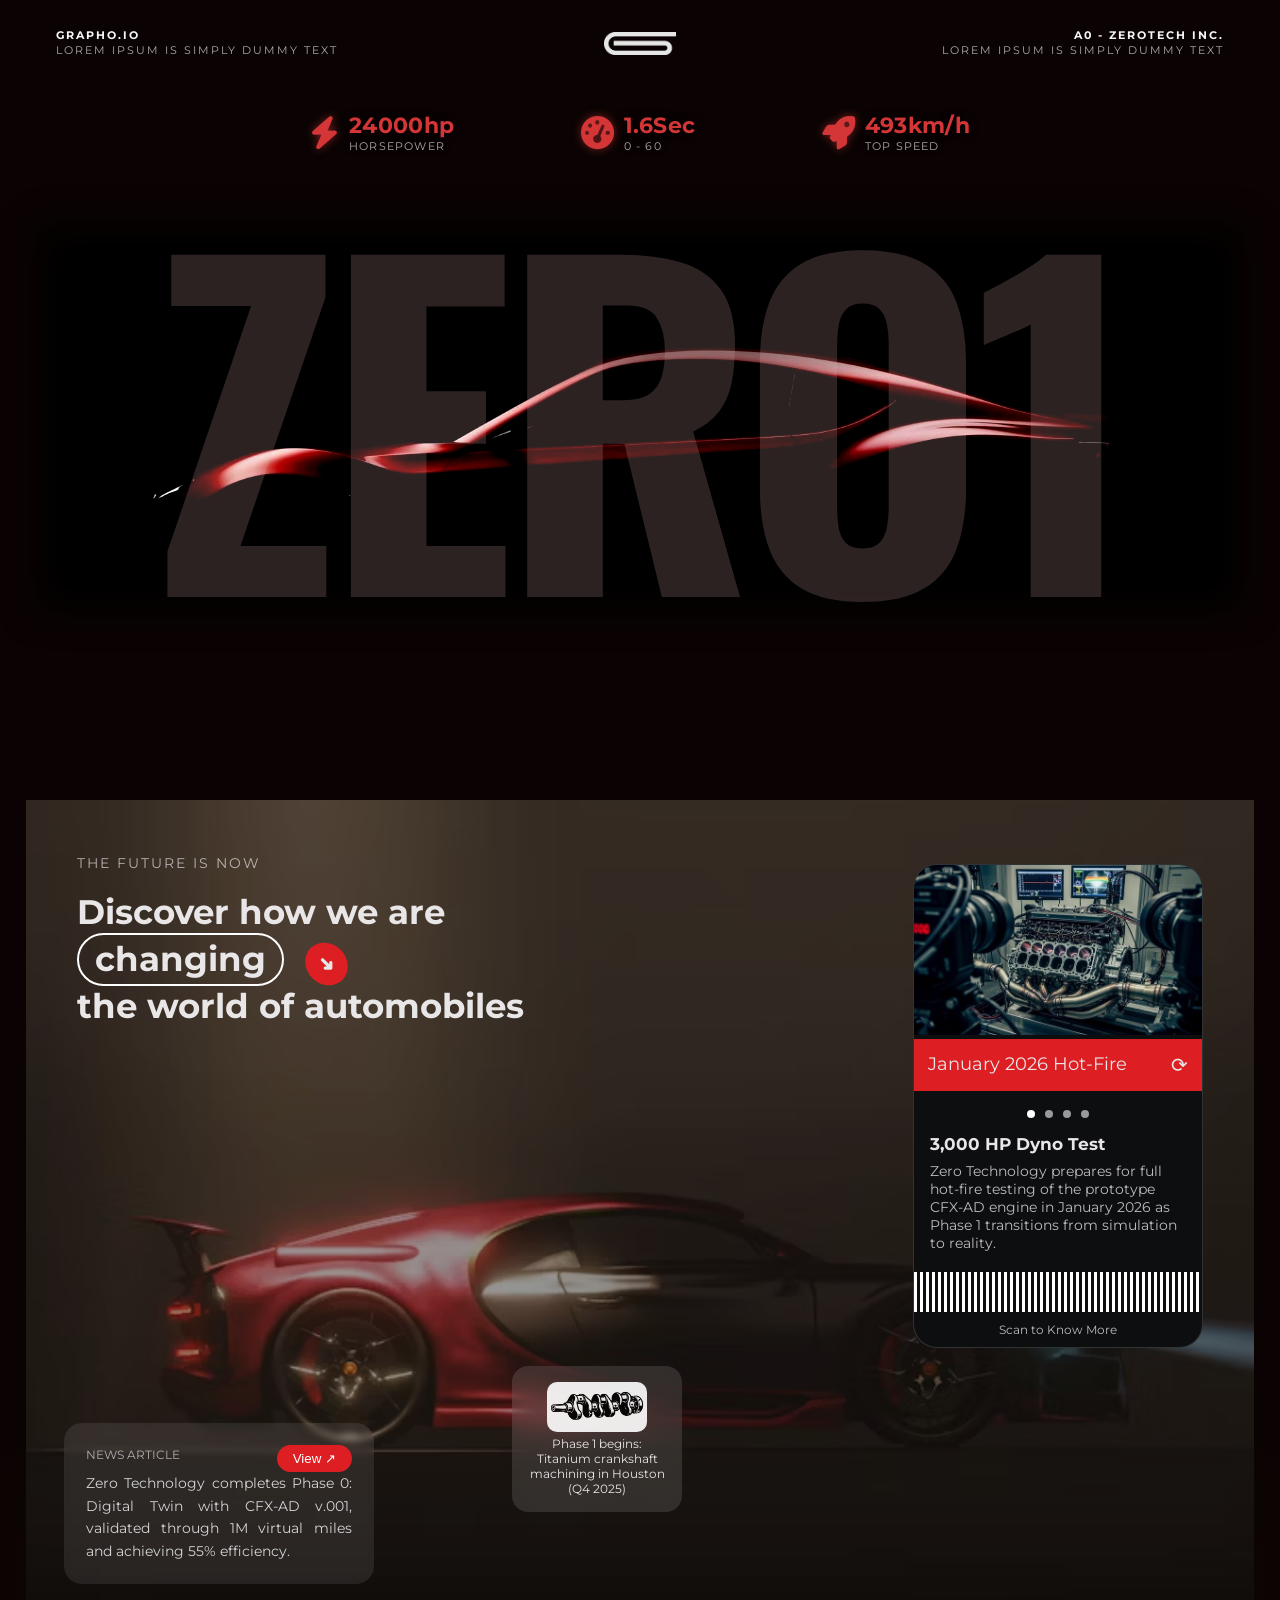
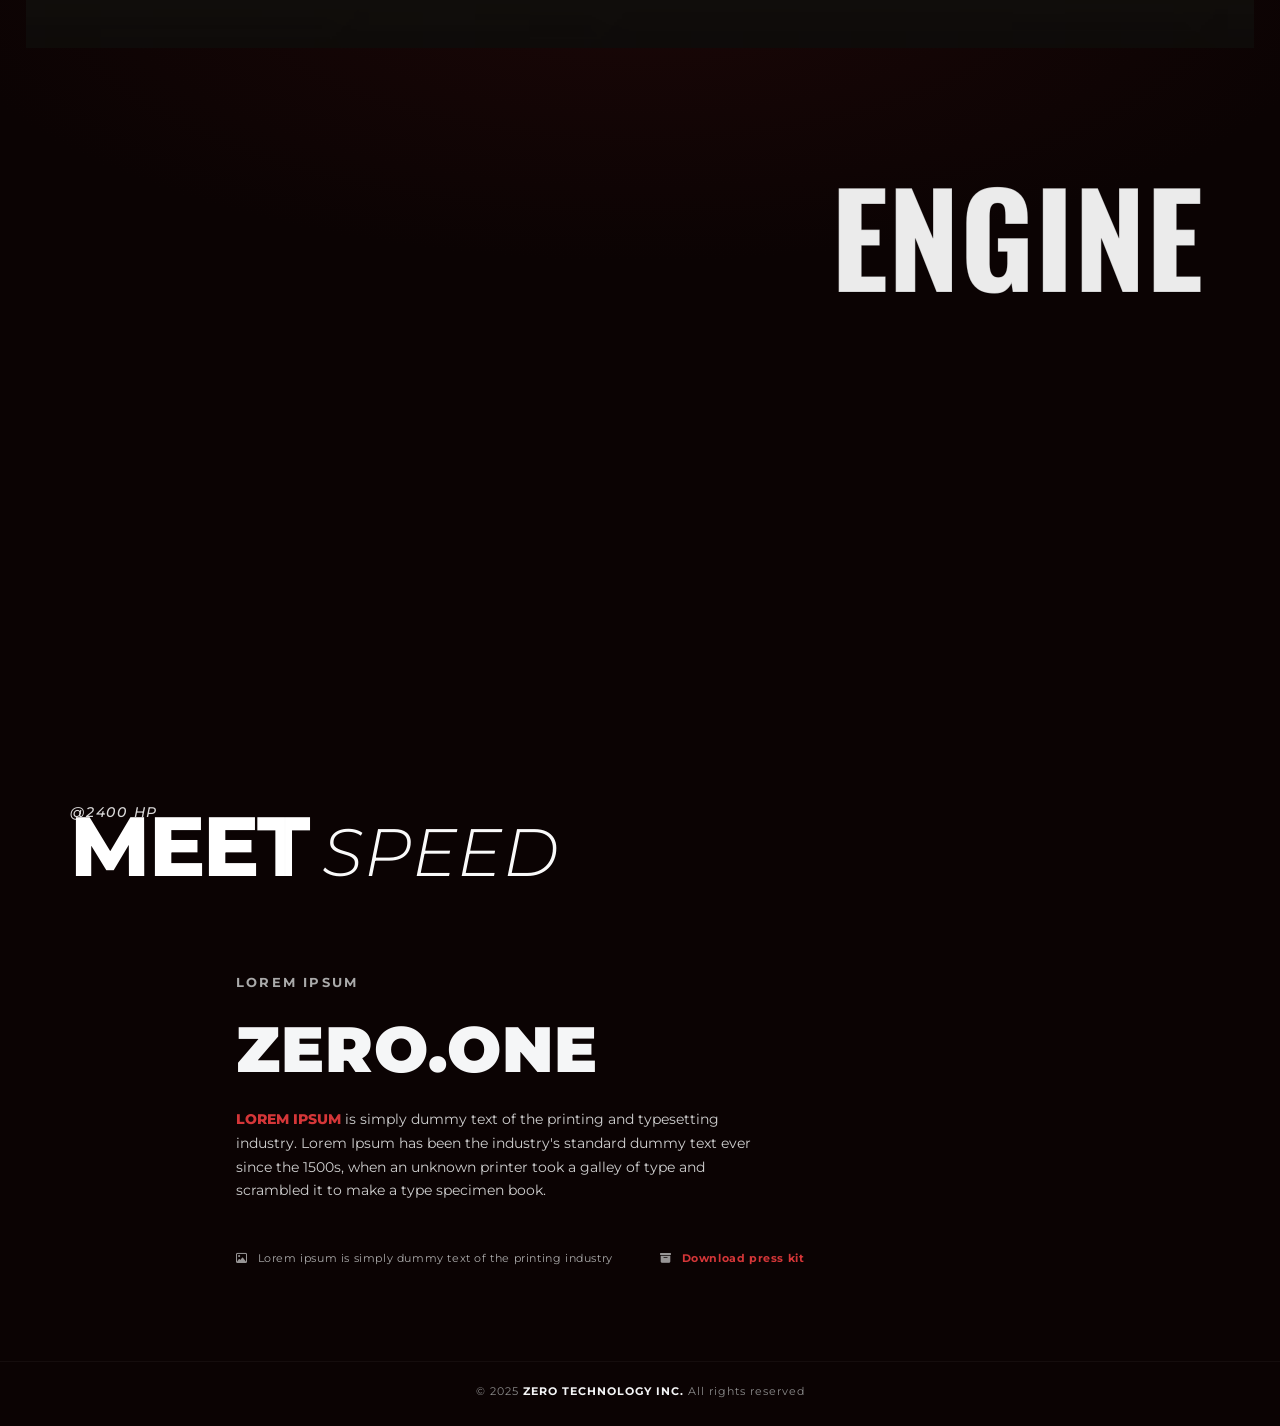
<file: index.html>
<!DOCTYPE html>
<html lang="en">

<head>
    <meta charset="UTF-8">
    <meta http-equiv="X-UA-Compatible" content="IE=edge">
    <meta name="viewport" content="width=device-width, initial-scale=1.0">

    <title>Zero Technology Inc.</title>
    <meta name="title" content="Zero Technology Inc. - ZERO.ONE">
    <meta name="description" content="The future of hypercars: ZERO.ONE.">

    <link
        href="https://fonts.googleapis.com/css2?family=Montserrat:wght@100;400;700;900&family=Oswald:wght@700;900&display=swap"
        rel="stylesheet">
    <link rel="stylesheet" href="https://cdnjs.cloudflare.com/ajax/libs/font-awesome/6.5.0/css/all.min.css">

    <style>
        :root {
            --primary-red: #d43638;
            --text-strong: #f5f6f7;
            --text-light: #e8e6e7;
            --text-muted: #999999;
            --bg-dark: #0b0303;
            --bg-deep: #000000;
            --font-main: 'Montserrat', sans-serif;
            --font-hero: 'Oswald', sans-serif;
        }

        * {
            margin: 0;
            padding: 0;
            box-sizing: border-box;
        }

        body {
            font-family: var(--font-main);
            color: var(--text-light);
            /* Updated background gradient with darker bottom to blend with Spline */
            background: radial-gradient(1200px 480px at 50% 52%, rgba(212, 54, 56, 0.08), rgba(11, 3, 3, 0.95) 60%) no-repeat, var(--bg-dark);
            min-height: 100vh;
            overflow-x: hidden;
        }

        /* Header */
        .header-section {
            position: fixed;
            top: 0;
            left: 0;
            right: 0;
            display: flex;
            justify-content: space-between;
            align-items: center;
            padding: 28px 56px;
            text-transform: uppercase;
            letter-spacing: 2px;
            font-size: 11px;
            z-index: 100;
        }

        .header-left {
            color: #AAA;
            line-height: 1.4;
        }

        .header-left b {
            color: var(--text-strong);
            font-weight: 700;
        }

        .header-center-logo img {
            width: 72px;
            height: auto;
            display: block;
            opacity: .9;
        }

        .header-right {
            color: #AAA;
            text-align: right;
            line-height: 1.4;
        }

        .header-right b {
            color: var(--text-strong);
            font-weight: 700;
        }

        /* Hero */
        .home-section {
            position: relative;
            min-height: 86vh;
            display: flex;
            justify-content: center;
            align-items: center;
            padding-top: 120px;
        }


        /* subtle red glow behind the car to increase separation/brightness perception */
        .home-section::before {
            content: "";
            position: absolute;
            left: 50%;
            top: 54%;
            transform: translate(-50%, -50%);
            width: 1200px;
            max-width: 95vw;
            height: 380px;
            background: black;
            filter: blur(18px);
            z-index: 1;
            pointer-events: none;
        }

        .hero-text-image-container {
            position: relative;
            width: 100%;
            max-width: 1200px;
            display: flex;
            justify-content: center;
            align-items: center;
            margin: 10%;
        }


        .hero-title {
            font-family: var(--font-hero);
            font-weight: 700;
            font-size: 33vw;
            line-height: 0.8;
            text-transform: uppercase;
            letter-spacing: -0.03em;
            color: rgba(227, 179, 179, 0.639);
            position: absolute;
            top: 36%;
            left: 50%;
            transform: translate(-50%, -50%);
            z-index: 3;
            pointer-events: none;
            opacity: 0.3;
        }

        .car-silhouette {
            width: 100%;
            display: flex;
            justify-content: center;
            position: relative;
            z-index: 2;
            margin-top: 24px;
        }

        .car-silhouette img {
            width: 100%;
            max-width: 1180px;
            height: auto;
            filter: saturate(1.18) contrast(1.25) brightness(1.08);
            /* Make dark areas fade into page background */
            mix-blend-mode: screen;
            opacity: .98;
            /* Soft feather to merge into background */
            -webkit-mask-image: linear-gradient(to bottom, rgba(0, 0, 0, 0) 0%, rgba(0, 0, 0, 1) 18%, rgba(0, 0, 0, 1) 82%, rgba(0, 0, 0, 0) 100%);
            mask-image: linear-gradient(to bottom, rgba(0, 0, 0, 0) 0%, rgba(0, 0, 0, 1) 18%, rgba(0, 0, 0, 1) 82%, rgba(0, 0, 0, 0) 100%);
            -webkit-mask-size: 100% 100%;
            mask-size: 100% 100%;
            -webkit-mask-repeat: no-repeat;
            mask-repeat: no-repeat;
            border-radius: 0;
        }

        .stats-bar {
            width: 100%;
            max-width: 660px;
            display: flex;
            justify-content: space-between;
            align-items: center;
            gap: 24px;
            position: absolute;
            top: 112px;
            left: 50%;
            transform: translateX(-50%);
            z-index: 6;
        }

        .stat-item {
            display: grid;
            grid-template-columns: auto 1fr;
            align-items: center;
            column-gap: 10px;
        }

        .stat-icon {
            color: var(--primary-red);
            font-size: 33px;
            filter: drop-shadow(0 0 4px rgba(212, 54, 56, 0.55));
        }

        .stat-text-top {
            font-size: 22px;
            color: var(--primary-red);
            font-weight: 700;
            letter-spacing: .3px;
            text-shadow: 0 0 8px rgba(0, 0, 0, .65);
        }

        .stat-text-bottom {
            font-size: 11px;
            color: #AAA;
            text-transform: uppercase;
            letter-spacing: 1.2px;
            text-shadow: 0 0 6px rgba(0, 0, 0, .55);
        }

        /* Lower content */
        .home-section-bottom {
            width: 100%;
            max-width: 920px;
            margin: 0 auto;
            padding: 0 56px 96px 56px;
            position: relative;
            z-index: 4;
            display: grid;
            row-gap: 20px;
        }

        .content-header {
            color: #AAA;
            font-size: 13px;
            letter-spacing: 2.2px;
            font-weight: 700;
        }

        .content-title {
            font-family: var(--font-main);
            font-size: clamp(44px, 8vw, 64px);
            font-weight: 900;
            color: var(--text-strong);
            letter-spacing: 1px;
        }

        .content-body {
            max-width: 520px;
            font-size: 14px;
            line-height: 1.7;
            color: #cfcfcf;
        }

        .content-body b {
            color: var(--primary-red);
            font-weight: 800;
        }

        .content-notes {
            margin-top: 28px;
            display: grid;
            grid-template-columns: 1fr 1fr;
            gap: 40px;
            font-size: 11px;
            color: #AAA;
            letter-spacing: .6px;
        }

        .note {
            display: flex;
            align-items: center;
            gap: 10px;
        }

        .note i {
            color: var(--text-strong);
            opacity: .6;
        }

        .download {
            color: var(--primary-red);
            font-weight: 700;
            cursor: pointer;
        }

        /* Footer */
        .newsletter-section {
            width: 100%;
            text-align: center;
            padding: 22px 0 28px 0;
            font-size: 11px;
            color: #8b8b8b;
            letter-spacing: 1px;
            border-top: 1px solid rgba(255, 255, 255, 0.04);
        }

        .newsletter-section b {
            color: var(--text-strong);
        }

        /* Spline section */
        .spline-section {
            position: relative;
            width: 100vw;
            height: 100vh;
            margin: 0;
            padding: 0;
            overflow: hidden;
            /* Optional: Add a transition for smooth replacement */
            transition: background-color 0.5s ease;
        }

        /* Style for the actual iframe when it is loaded */
        .spline-section iframe {
            width: 120vw;
            height: 100vh;
            border: none;
            display: block;
            overflow: hidden;
            /* Ensure the iframe uses hardware acceleration */
            transform: translateZ(0);
        }

        /* Style for the JavaScript placeholder */
        #spline-placeholder {
            width: 120vw;
            height: 100vh;
            /* Inherit the dark background */
            background-color: var(--bg-dark);
            display: flex;
            align-items: center;
            justify-content: center;
            color: var(--text-muted);
            font-size: 14px;
            border: none;
        }


        .side-logo {
            position: absolute;
            top: 50%;
            left: 2vw;
            width: 350px;
            z-index: 10;
            pointer-events: none;
            transform: rotate(-90deg);
        }

        .section2 {
            width: 100%;
            min-height: 100vh;
            position: relative;
            padding: 80px 6%;
        }

        .section2-background-img {
            position: absolute;
            margin: 2%;
            top: 0;
            bottom: 0;
            right: 0;
            left: 0;
            z-index: -1;
        }

        .section2-background-img img {
            width: 100%;
            height: 100%;
            object-fit: cover;
            filter: brightness(60%);
        }

        .text-area .top-line {
            font-size: 14px;
            opacity: 0.7;
            margin-bottom: 20px;
            letter-spacing: 2px;
        }

        .text-area h1 {
            font-size: 34px;
            font-weight: 700;
            line-height: 1.2;
        }

        .changing {
            padding: 4px 16px;
            border: 2px solid white;
            border-radius: 40px;
            display: inline-block;
            margin-right: 10px;
        }

        .arrow {
            background: #DD1F24;
            padding: 8px 14px;
            border-radius: 50%;
            font-size: 20px;
            display: inline-block;
            transform: rotate(45deg);
        }

        .news-card {
            position: absolute;
            text-align: justify;
            left: 5%;
            bottom: 10%;
            width: 310px;
            padding: 22px;
            background: rgba(255, 255, 255, 0.09);
            backdrop-filter: blur(3px);
            border-radius: 18px;
        }

        .news-top-row {
            display: flex;
            justify-content: space-between;
            align-items: center;
        }

        .news-badge {
            font-size: 12px;
            opacity: 0.7;
            margin-bottom: 8px;
        }

        .view-btn {
            background: #DD1F24;
            color: white;
            border: none;
            padding: 6px 16px;
            border-radius: 20px;
            cursor: pointer;
            margin: 0;
        }


        .news-text {
            font-size: 14px;
            line-height: 1.6;
            opacity: 0.9;
        }

        /* ------------------ TIRE POPUP ------------------ */
        .tire-card {
            position: absolute;
            left: 40%;
            bottom: 18%;
            width: 170px;
            text-align: center;
            background: rgba(255, 255, 255, 0.12);
            backdrop-filter: blur(14px);
            padding: 16px;
            border-radius: 16px;
            background-blend-mode: overlay;
        }

        .tire-card img {
            width: 100px;
            height: 50px;
            border-radius: 10px;
            mix-blend-mode: multiply;
            opacity: 0.9;
        }

        .tire-card p {
            font-size: 12px;
            margin: 0;
        }

        .mobile-card {
            position: absolute;
            right: 6%;
            top: 10%;
            width: 290px;
            background: #0D0E10;
            border-radius: 24px;
            overflow: hidden;
            border: 1px solid rgba(255, 255, 255, 0.15);
        }

        .mobile-img {
            width: 100%;
            height: 170px;
            object-fit: cover;
        }

        .mobile-title {
            display: flex;
            justify-content: space-between;
            padding: 14px;
            background: #DD1F24;
            font-size: 18px;
        }

        .small-arrow {
            font-size: 20px;
        }

        .dots {
            text-align: center;
            margin: 12px 0;
        }

        .dot {
            width: 8px;
            height: 8px;
            background: #999;
            border-radius: 50%;
            display: inline-block;
            margin: 0 3px;
        }

        .dot.active {
            background: white;
        }

        .deep-title {
            font-size: 17px;
            padding: 0 16px;
            margin-top: 6px;
        }

        .deep-text {
            font-size: 14px;
            opacity: 0.8;
            padding: 0 16px;
            margin: 8px 0 20px;
        }

        .barcode {
            width: 100%;
            height: 40px;
            background: repeating-linear-gradient(90deg,
                    #fff 0px,
                    #fff 3px,
                    transparent 3px,
                    transparent 6px);
        }

        .know-more {
            text-align: center;
            padding: 10px;
            font-size: 12px;
            opacity: 0.8;
        }

        .section-engine {
            width: 100%;
            height: 100vh;
            overflow: hidden;

            display: flex;
            justify-content: center;
            align-items: center;
        }

        .video-wrapper {
            width: 90%;
            height: 90%;
        }

        .engine-power-video {
            width: 100%;
            height: 100%;
            object-fit: cover;
            border-radius: 0;
        }

        .section-engine {
            position: relative;
            width: 100%;
            height: 100vh;
            overflow: hidden;
            display: flex;
            justify-content: center;
            align-items: center;
            padding: 5vh 5vw;
            /* creates 5%-ish margin from edges */
            box-sizing: border-box;
        }

        /* Overlay sits above the video */
        .overlay {
            position: absolute;
            inset: 0;
            /* fill the section */
            pointer-events: none;
            /* allow clicks to pass through to video if needed */
        }

        /* Big ENGINE text (right side) */
        .overlay-engine {
            position: absolute;
            right: 6%;
            top: 12%;
            margin: 0;
            padding: 0;
            font-family: "Oswald", "Helvetica Neue", Arial, sans-serif;
            font-weight: 700;
            line-height: 0.85;
            font-size: 10vw;
            color: rgba(255, 255, 255, 0.92);
            -webkit-font-smoothing: antialiased;
            text-transform: uppercase;
            display: block;
            transform: translateY(-2%);
            -webkit-text-stroke: 1px rgba(0, 0, 0, 0.18);
            text-shadow: 0 1px 0 rgba(0, 0, 0, 0.12);
            white-space: nowrap;
        }

        .overlay-meet {
            position: absolute;
            left: 5.5%;
            bottom: 10%;
            display: flex;
            align-items: baseline;
            gap: 0.6rem;
            pointer-events: none;
        }

        .meet {
            font-family: "Montserrat", "Helvetica Neue", Arial, sans-serif;
            font-weight: 800;
            font-style: normal;
            text-transform: uppercase;
            font-size: 6.6vw;
            color: #ffffff;
            letter-spacing: -0.02em;
            display: inline-block;
            line-height: 0.9;
            padding-right: 0.25rem;
            -webkit-font-smoothing: antialiased;
        }


        .speed {
            font-family: "Montserrat", "Helvetica Neue", Arial, sans-serif;
            font-weight: 300;
            font-style: italic;
            font-size: 5.2vw;
            color: #ffffff;
            opacity: 0.98;
            letter-spacing: 0.01em;
            display: inline-block;
            line-height: 0.9;
        }

        .vertical-guides {
            position: absolute;
            inset: 0;
            background-image:
                linear-gradient(to right, rgba(255, 255, 255, 0.03) 0, rgba(255, 255, 255, 0.03) 1px, transparent 1px),
                linear-gradient(to right, rgba(0, 0, 0, 0.02) 0, rgba(0, 0, 0, 0.02) 1px, transparent 1px);
            background-size: 33.333% 100%, 33.333% 100%;
            background-position: 0 0, 33.333% 0;
            pointer-events: none;
            mix-blend-mode: multiply;
            opacity: 0.65;
        }

        .overlay-power {
            position: absolute;
            left: 5.5%;
            bottom: calc(7% + 7vw);
            pointer-events: none;
            font-style: italic;
            font-weight: 600;
        }

        .power {
            font-family: "Montserrat", "Helvetica Neue", Arial, sans-serif;
            font-weight: 500;
            font-size: 1.1vw;
            letter-spacing: 0.12em;
            color: #ffffff;
            opacity: 0.85;
            text-transform: uppercase;
            -webkit-font-smoothing: antialiased;
        }

        @media (max-width: 1200px) {
            .overlay-engine {
                font-size: 26vw;
                right: 4%;
                top: 8%;
                -webkit-text-stroke: 0.8px;
            }

            .meet {
                font-size: 9.6vw;
            }

            .speed {
                font-size: 7.4vw;
            }
        }

        @media (max-width: 700px) {
            .overlay-engine {
                font-size: 32vw;
                right: 2%;
                top: 6%;
            }

            .meet {
                font-size: 12.6vw;
            }

            .speed {
                font-size: 10.2vw;
                display: block;
                margin-top: -0.15em;
            }

            .overlay-meet {
                flex-direction: column;
                align-items: flex-start;
                gap: 0.15rem;
            }
        }

        @media (max-width: 900px) {
            .section2 {
                padding: 40px 4%;
            }

            .mobile-card {
                position: static;
                margin: 40px auto;
            }

            .news-card,
            .tire-card {
                display: none;
            }

            .text-area h1 {
                font-size: 38px;
            }
        }

        @media (max-width: 900px) {
            .stats-bar {
                position: absolute;
                top: 96px;
                left: 50%;
                transform: translateX(-50%);
                gap: 20px;
                padding: 0 16px;
                justify-content: center;
            }

            .header-section {
                padding: 20px 24px;
            }

            .home-section {
                padding-top: 100px;
            }

            .home-section-bottom {
                padding: 0 24px 72px 24px;
            }

            .content-notes {
                grid-template-columns: 1fr;
            }
        }
    </style>


</head>

<body>

    <header class="header-section" id="header">
        <div class="header-left">
            <b>GRAPHO.io</b><br>
            <span>lorem ipsum is simply dummy text</span>
        </div>
        <div class="header-center-logo">
            <img src="assets/icons/zerotechinc-logo-white.png" alt="ZeroTech Inc.">
        </div>
        <div class="header-right">
            <b>A0 - Zerotech Inc.</b><br>
            <span>lorem ipsum is simply dummy text</span>
        </div>
    </header>


    <section class="home-section" id="home">
        <div class="hero-text-image-container">
            <h1 class="hero-title">ZERO1</h1>

            <div class="car-silhouette">
                <img src="assets/images/home-bg.jpg" alt="ZERO.ONE">
            </div>
        </div>
        <div class="stats-bar">
            <div class="stat-item">
                <i class="stat-icon fas fa-bolt"></i>
                <div>
                    <div class="stat-text-top">24000hp</div>
                    <div class="stat-text-bottom">HORSEPOWER</div>
                </div>
            </div>
            <div class="stat-item">
                <i class="stat-icon fas fa-gauge-high"></i>
                <div>
                    <div class="stat-text-top">1.6Sec</div>
                    <div class="stat-text-bottom">0 - 60</div>
                </div>
            </div>
            <div class="stat-item">
                <i class="stat-icon fas fa-rocket"></i>
                <div>
                    <div class="stat-text-top">493km/h</div>
                    <div class="stat-text-bottom">TOP SPEED</div>
                </div>
            </div>
        </div>


    </section>


    <section class="section2">
        <div class="section2-background-img">
            <img src="assets/images/Section2-background.avif" alt="background">
        </div>

        <div class="text-area">
            <p class="top-line">THE FUTURE IS NOW</p>
            <h1>
                Discover how we are <br>
                <span class="changing">changing</span>
                <span class="arrow">➜</span><br>
                the world of automobiles
            </h1>
        </div>

        <!-- News Card -->
        <div class="news-card">
            <div class="news-top-row">
                <span class="news-badge">NEWS ARTICLE</span>
                <button class="view-btn">View ↗</button>
            </div>


            <p class="news-text">
                Zero Technology completes Phase 0: Digital Twin with CFX-AD v.001,
                validated through 1M virtual miles and achieving 55% efficiency.
            </p>
        </div>

        <!-- Tire Popup -->
        <div class="tire-card">
            <img src="assets/images/crankshaft.jpg" alt="crankshaft">
            <p>Phase 1 begins: Titanium crankshaft machining in Houston (Q4 2025)</p>
        </div>

        <!-- Right Mobile Card -->
        <div class="mobile-card">
            <img src="assets/images/engine-dyno-testing.jpg" class="mobile-img">

            <div class="mobile-title">
                <span>January 2026 Hot-Fire</span>
                <span class="small-arrow">⟳</span>
            </div>

            <div class="dots">
                <span class="dot active"></span>
                <span class="dot"></span>
                <span class="dot"></span>
                <span class="dot"></span>
            </div>

            <h3 class="deep-title">3,000 HP Dyno Test</h3>
            <p class="deep-text">
                Zero Technology prepares for full hot-fire testing of the prototype
                CFX-AD engine in January 2026 as Phase 1 transitions from simulation to reality.
            </p>

            <div class="barcode"></div>
            <p class="know-more">Scan to Know More</p>
        </div>


    </section>

    <section class="section-engine">
        <div class="video-wrapper">
            <video id="engineVideo" src="assets/video/13190356_3840_2160_24fps.mp4" class="engine-power-video" muted
                playsinline loop>
            </video>
        </div>
        <div class="overlay">
            <h1 class="overlay-engine">ENGINE</h1>
            <div class="overlay-power">
                <span class="power">@2400 HP</span>
            </div>

            <div class="overlay-meet">
                <span class="meet">MEET</span>
                <span class="speed">SPEED</span>
            </div>

            <div class="vertical-guides" aria-hidden="true"></div>
        </div>
    </section>



    <section class="home-section-bottom">
        <div class="content-header">LOREM IPSUM</div>
        <div class="content-title">ZERO.ONE</div>
        <p class="content-body">
            <b>LOREM IPSUM</b> is simply dummy text of the printing and typesetting industry. Lorem Ipsum has been the
            industry's standard dummy text ever since the 1500s, when an unknown printer took a galley of type and
            scrambled it to make a type specimen book.
        </p>

        <div class="content-notes">
            <div class="note">
                <i class="fa-regular fa-image"></i>
                <span>Lorem ipsum is simply dummy text of the printing industry</span>
            </div>
            <div class="note download">
                <i class="fa-solid fa-box-archive"></i>
                <span>Download press kit</span>
            </div>
        </div>
    </section>


    <section class="newsletter-section">
        &copy; 2025 <b>ZERO TECHNOLOGY INC.</b> All rights reserved
    </section>


    <script>
        document.addEventListener('DOMContentLoaded', function () {
            const placeholder = document.getElementById('spline-placeholder');
            let iframeAdded = false;
            let scrollTimeout;

            function loadSpline() {
                if (iframeAdded) return;

                const splineUrl = placeholder.getAttribute('data-src');
                const iframe = document.createElement('iframe');

                iframe.src = splineUrl;
                iframe.frameBorder = "0";
                iframe.style.width = "120vw";
                iframe.style.height = "100vh";
                iframe.style.border = "none";
                iframe.style.display = "block";
                iframe.style.overflow = "hidden";
                iframe.style.transform = "translateZ(0)";

                placeholder.parentNode.replaceChild(iframe, placeholder);
                iframeAdded = true;
            }

            window.addEventListener('scroll', () => {
                clearTimeout(scrollTimeout);

                const rect = placeholder.getBoundingClientRect();
                const visible = rect.top < window.innerHeight && rect.bottom > 0;

                if (visible) {
                    scrollTimeout = setTimeout(loadSpline, 400);
                }
            });
        });

        const video = document.getElementById("engineVideo");

        const observer = new IntersectionObserver((entries) => {
            entries.forEach(entry => {
                if (entry.isIntersecting) {
                    video.play();
                } else {
                    video.pause();
                }
            });
        }, {
            threshold: 0.3
        });

        observer.observe(document.querySelector(".section-engine"));


    </script>

</body>

</html>
</file>
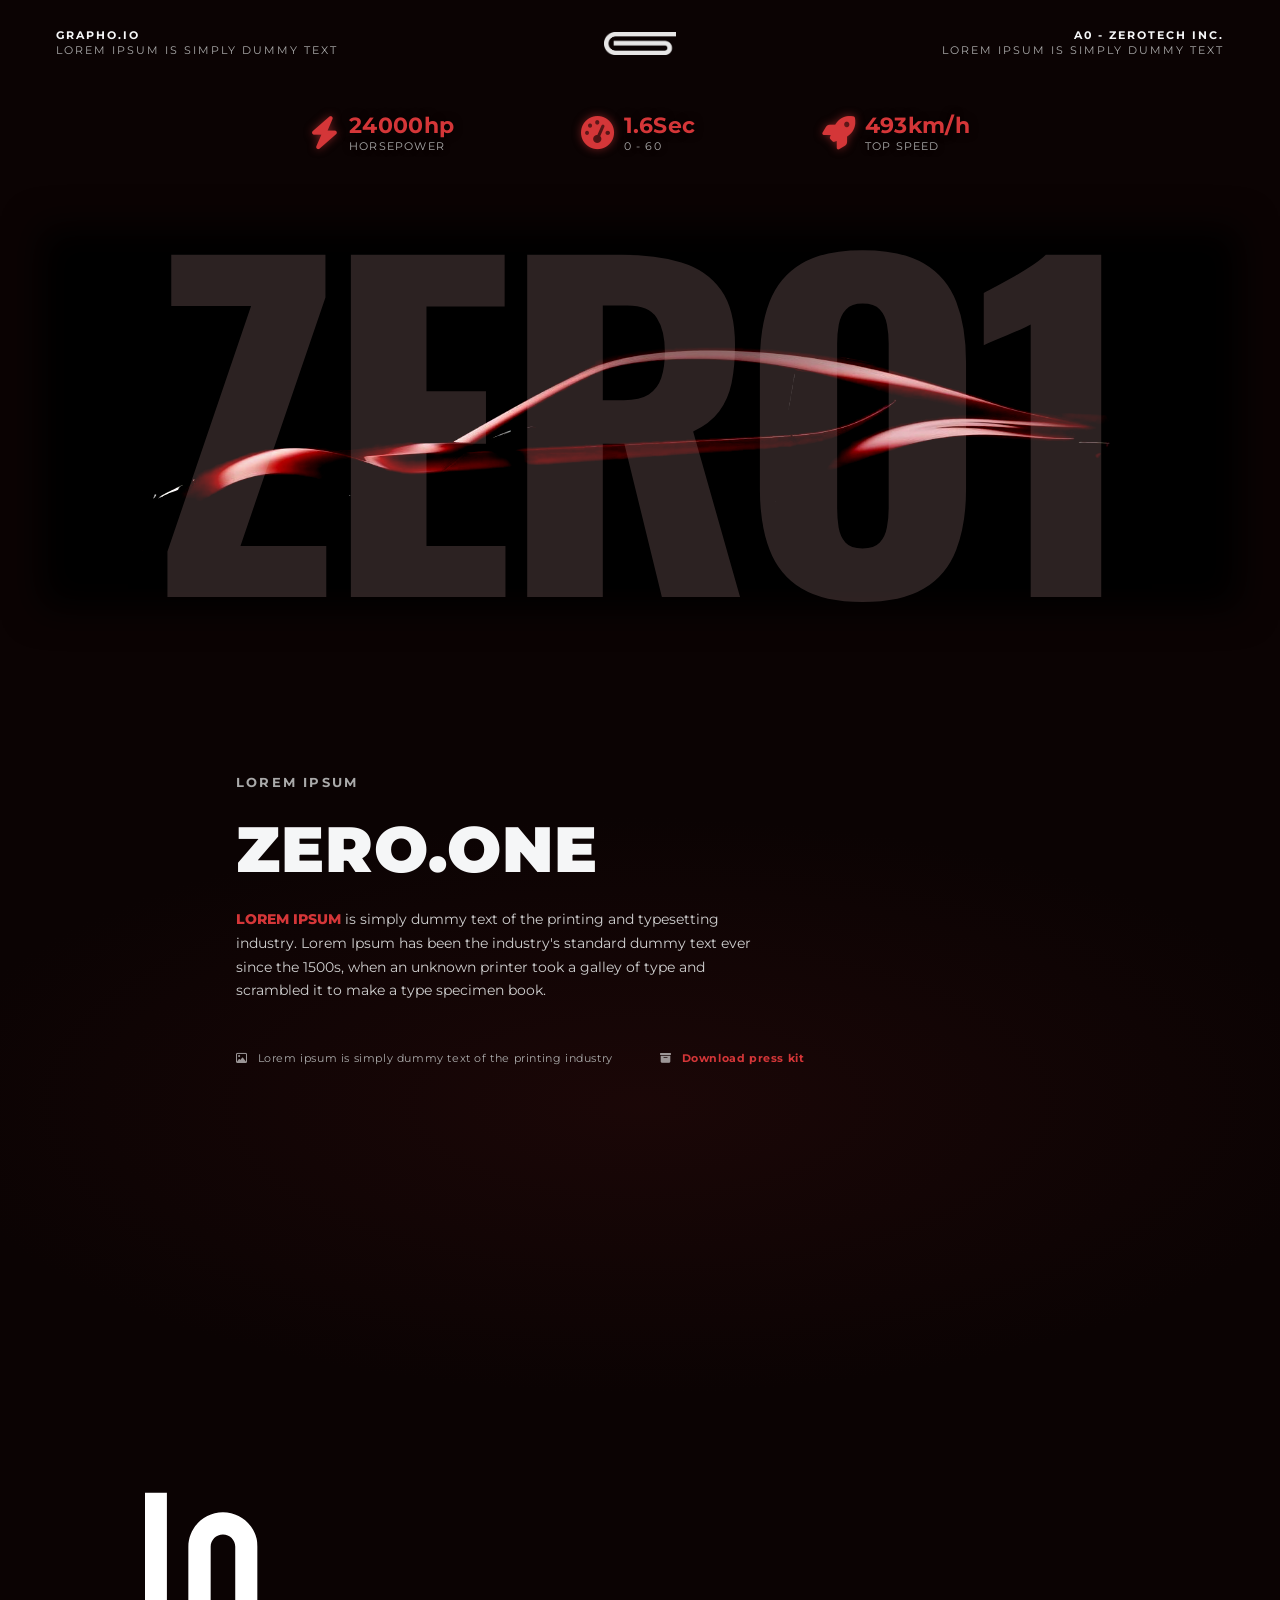
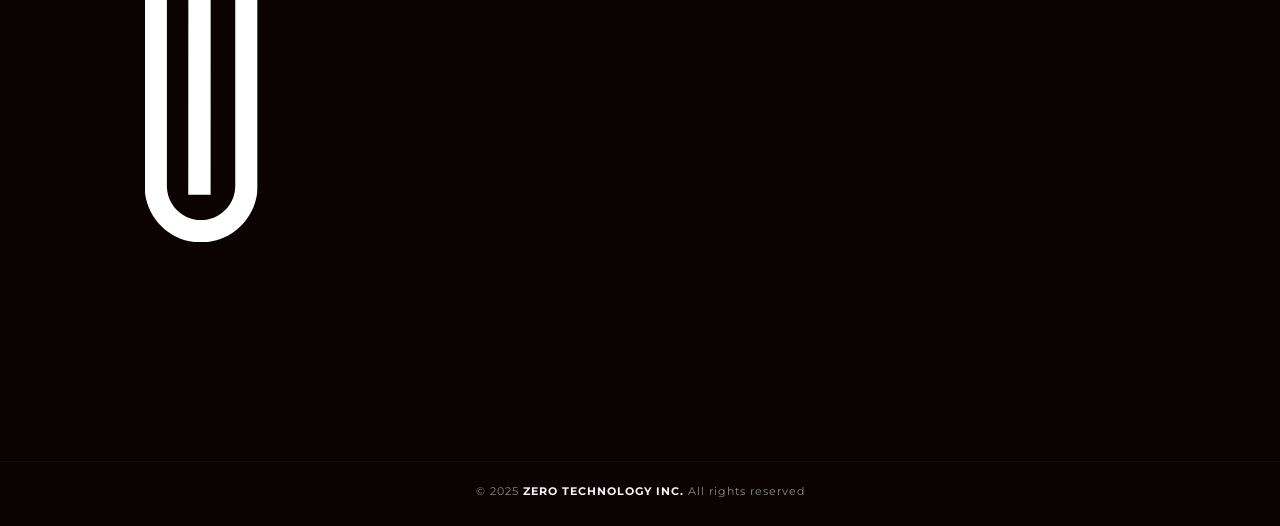
<file: zerotechinc.com/index.html>
<!DOCTYPE html>
<html lang="en">

<head>
    <meta charset="UTF-8">
    <meta http-equiv="X-UA-Compatible" content="IE=edge">
    <meta name="viewport" content="width=device-width, initial-scale=1.0">

    <!--- meta tags -->
    <title>Zero Technology Inc.</title>
    <meta name="title" content="Zero Technology Inc. - ZERO.ONE">
    <meta name="description" content="The future of hypercars: ZERO.ONE.">

    <!-- Google Fonts -->
    <link
        href="https://fonts.googleapis.com/css2?family=Montserrat:wght@100;400;700;900&family=Oswald:wght@700;900&display=swap"
        rel="stylesheet">
    <!-- Icons -->
    <link rel="stylesheet" href="https://cdnjs.cloudflare.com/ajax/libs/font-awesome/6.5.0/css/all.min.css">

    <style>
        :root {
            --primary-red: #d43638;
            --text-strong: #f5f6f7;
            --text-light: #e8e6e7;
            --text-muted: #999999;
            --bg-dark: #0b0303;
            --bg-deep: #000000;
            --font-main: 'Montserrat', sans-serif;
            --font-hero: 'Oswald', sans-serif;
        }

        * {
            margin: 0;
            padding: 0;
            box-sizing: border-box;
        }

        body {
            font-family: var(--font-main);
            color: var(--text-light);
            background: radial-gradient(1200px 480px at 50% 52%, rgba(212, 54, 56, 0.08), rgba(11, 3, 3, 0.95) 60%) no-repeat, var(--bg-dark);
            min-height: 100vh;
            overflow-x: hidden;
        }

        /* Header */
        .header-section {
            position: fixed;
            top: 0;
            left: 0;
            right: 0;
            display: flex;
            justify-content: space-between;
            align-items: center;
            padding: 28px 56px;
            text-transform: uppercase;
            letter-spacing: 2px;
            font-size: 11px;
            z-index: 100;
        }

        .header-left {
            color: #AAA;
            line-height: 1.4;
        }

        .header-left b {
            color: var(--text-strong);
            font-weight: 700;
        }

        .header-center-logo img {
            width: 72px;
            height: auto;
            display: block;
            opacity: .9;
        }

        .header-right {
            color: #AAA;
            text-align: right;
            line-height: 1.4;
        }

        .header-right b {
            color: var(--text-strong);
            font-weight: 700;
        }

        /* Hero */
        .home-section {
            position: relative;
            min-height: 86vh;
            display: flex;
            justify-content: center;
            align-items: center;
            padding-top: 120px;
        }


        /* subtle red glow behind the car to increase separation/brightness perception */
        .home-section::before {
            content: "";
            position: absolute;
            left: 50%;
            top: 54%;
            transform: translate(-50%, -50%);
            width: 1200px;
            max-width: 95vw;
            height: 380px;
            background: black;
            filter: blur(18px);
            z-index: 1;
            pointer-events: none;
        }

        .hero-text-image-container {
            position: relative;
            width: 100%;
            max-width: 1200px;
            display: flex;
            justify-content: center;
            align-items: center;
            margin: 10%;
        }


        .hero-title {
            font-family: var(--font-hero);
            font-weight: 700;
            font-size: 33vw;
            line-height: 0.8;
            text-transform: uppercase;
            letter-spacing: -0.03em;
            color: rgba(227, 179, 179, 0.639);
            position: absolute;
            top: 36%;
            left: 50%;
            transform: translate(-50%, -50%);
            z-index: 3;
            pointer-events: none;
            opacity: 0.3;
        }

        .car-silhouette {
            width: 100%;
            display: flex;
            justify-content: center;
            position: relative;
            z-index: 2;
            margin-top: 24px;
        }

        .car-silhouette img {
            width: 100%;
            max-width: 1180px;
            height: auto;
            filter: saturate(1.18) contrast(1.25) brightness(1.08);
            /* Make dark areas fade into page background */
            mix-blend-mode: screen;
            opacity: .98;
            /* Soft feather to merge into background */
            -webkit-mask-image: linear-gradient(to bottom, rgba(0, 0, 0, 0) 0%, rgba(0, 0, 0, 1) 18%, rgba(0, 0, 0, 1) 82%, rgba(0, 0, 0, 0) 100%);
            mask-image: linear-gradient(to bottom, rgba(0, 0, 0, 0) 0%, rgba(0, 0, 0, 1) 18%, rgba(0, 0, 0, 1) 82%, rgba(0, 0, 0, 0) 100%);
            -webkit-mask-size: 100% 100%;
            mask-size: 100% 100%;
            -webkit-mask-repeat: no-repeat;
            mask-repeat: no-repeat;
            border-radius: 0;
        }

        .stats-bar {
            width: 100%;
            max-width: 660px;
            display: flex;
            justify-content: space-between;
            align-items: center;
            gap: 24px;
            position: absolute;
            top: 112px;
            left: 50%;
            transform: translateX(-50%);
            z-index: 6;
        }

        .stat-item {
            display: grid;
            grid-template-columns: auto 1fr;
            align-items: center;
            column-gap: 10px;
        }

        .stat-icon {
            color: var(--primary-red);
            font-size: 33px;
            filter: drop-shadow(0 0 4px rgba(212, 54, 56, 0.55));
        }

        .stat-text-top {
            font-size: 22px;
            color: var(--primary-red);
            font-weight: 700;
            letter-spacing: .3px;
            text-shadow: 0 0 8px rgba(0, 0, 0, .65);
        }

        .stat-text-bottom {
            font-size: 11px;
            color: #AAA;
            text-transform: uppercase;
            letter-spacing: 1.2px;
            text-shadow: 0 0 6px rgba(0, 0, 0, .55);
        }

        /* Lower content */
        .home-section-bottom {
            width: 100%;
            max-width: 920px;
            margin: 0 auto;
            padding: 0 56px 96px 56px;
            position: relative;
            z-index: 4;
            display: grid;
            row-gap: 20px;
        }

        .content-header {
            color: #AAA;
            font-size: 13px;
            letter-spacing: 2.2px;
            font-weight: 700;
        }

        .content-title {
            font-family: var(--font-main);
            font-size: clamp(44px, 8vw, 64px);
            font-weight: 900;
            color: var(--text-strong);
            letter-spacing: 1px;
        }

        .content-body {
            max-width: 520px;
            font-size: 14px;
            line-height: 1.7;
            color: #cfcfcf;
        }

        .content-body b {
            color: var(--primary-red);
            font-weight: 800;
        }

        .content-notes {
            margin-top: 28px;
            display: grid;
            grid-template-columns: 1fr 1fr;
            gap: 40px;
            font-size: 11px;
            color: #AAA;
            letter-spacing: .6px;
        }

        .note {
            display: flex;
            align-items: center;
            gap: 10px;
        }

        .note i {
            color: var(--text-strong);
            opacity: .6;
        }

        .download {
            color: var(--primary-red);
            font-weight: 700;
            cursor: pointer;
        }

        /* Footer */
        .newsletter-section {
            width: 100%;
            text-align: center;
            padding: 22px 0 28px 0;
            font-size: 11px;
            color: #8b8b8b;
            letter-spacing: 1px;
            border-top: 1px solid rgba(255, 255, 255, 0.04);
        }

        .newsletter-section b {
            color: var(--text-strong);
        }

        /* Spline section */
        .spline-section {
            position: relative;
            width: 100vw;
            height: 100vh;
            margin: 0;
            padding: 0;
            overflow: hidden;
        }

        .spline-section iframe {
            width: 120vw;
            height: 100vh;
            border: none;
            display: block;
            overflow: hidden;

        }

        .side-logo {
            position: absolute;
            top: 50%;
            left: 2vw;
            width: 350px;
            z-index: 10;
            pointer-events: none;
            transform: rotate(-90deg);
        }

        @media (max-width: 900px) {
            .stats-bar {
                position: absolute;
                top: 96px;
                left: 50%;
                transform: translateX(-50%);
                gap: 20px;
                padding: 0 16px;
                justify-content: center;
            }

            .header-section {
                padding: 20px 24px;
            }

            .home-section {
                padding-top: 100px;
            }

            .home-section-bottom {
                padding: 0 24px 72px 24px;
            }

            .content-notes {
                grid-template-columns: 1fr;
            }
        }
    </style>


</head>

<body>

    <!---//////////////// Main-body-start -->
    <!---//////////////// Header-section -->
    <!--- Header-section -->
    <header class="header-section" id="header">
        <div class="header-left">
            <b>GRAPHO.io</b><br>
            <span>lorem ipsum is simply dummy text</span>
        </div>
        <div class="header-center-logo">
            <img src="assets/icons/zerotechinc-logo-white.png" alt="ZeroTech Inc.">
        </div>
        <div class="header-right">
            <b>A0 - Zerotech Inc.</b><br>
            <span>lorem ipsum is simply dummy text</span>
        </div>
    </header>


    <!---//////////////// Home-section -->
    <section class="home-section" id="home">
        <!-- Background giant text -->
        <div class="hero-text-image-container">
            <h1 class="hero-title">ZERO1</h1>

            <!-- Car image -->
            <div class="car-silhouette">
                <img src="assets/images/home-bg.jpg" alt="ZERO.ONE">
            </div>
        </div>
        <!-- Stats -->
        <div class="stats-bar">
            <div class="stat-item">
                <i class="stat-icon fas fa-bolt"></i>
                <div>
                    <div class="stat-text-top">24000hp</div>
                    <div class="stat-text-bottom">HORSEPOWER</div>
                </div>
            </div>
            <div class="stat-item">
                <i class="stat-icon fas fa-gauge-high"></i>
                <div>
                    <div class="stat-text-top">1.6Sec</div>
                    <div class="stat-text-bottom">0 - 60</div>
                </div>
            </div>
            <div class="stat-item">
                <i class="stat-icon fas fa-rocket"></i>
                <div>
                    <div class="stat-text-top">493km/h</div>
                    <div class="stat-text-bottom">TOP SPEED</div>
                </div>
            </div>
        </div>


    </section>


    <!---//////////////// Other-section -->
    <section class="home-section-bottom">
        <div class="content-header">LOREM IPSUM</div>
        <div class="content-title">ZERO.ONE</div>
        <p class="content-body">
            <b>LOREM IPSUM</b> is simply dummy text of the printing and typesetting industry. Lorem Ipsum has been the
            industry's standard dummy text ever since the 1500s, when an unknown printer took a galley of type and
            scrambled it to make a type specimen book.
        </p>

        <div class="content-notes">
            <div class="note">
                <i class="fa-regular fa-image"></i>
                <span>Lorem ipsum is simply dummy text of the printing industry</span>
            </div>
            <div class="note download">
                <i class="fa-solid fa-box-archive"></i>
                <span>Download press kit</span>
            </div>
        </div>
    </section>

    <section class="spline-section">

        <img class="side-logo" src="assets/icons/zerotechinc-logo-white.svg" alt="Logo">
        <!-- Spline 3D model embed -->
        <iframe src='https://my.spline.design/distortingtypography-f3B4rGed1EA5cUVt5rMxKtz3/' frameborder='0'></iframe>



    </section>

    <!---//////////////// Newsletter-section -->
    <section class="newsletter-section">
        &copy; 2025 <b>ZERO TECHNOLOGY INC.</b> All rights reserved
    </section>


    <!---//////////////// Js-script -->

</body>

</html>
</file>
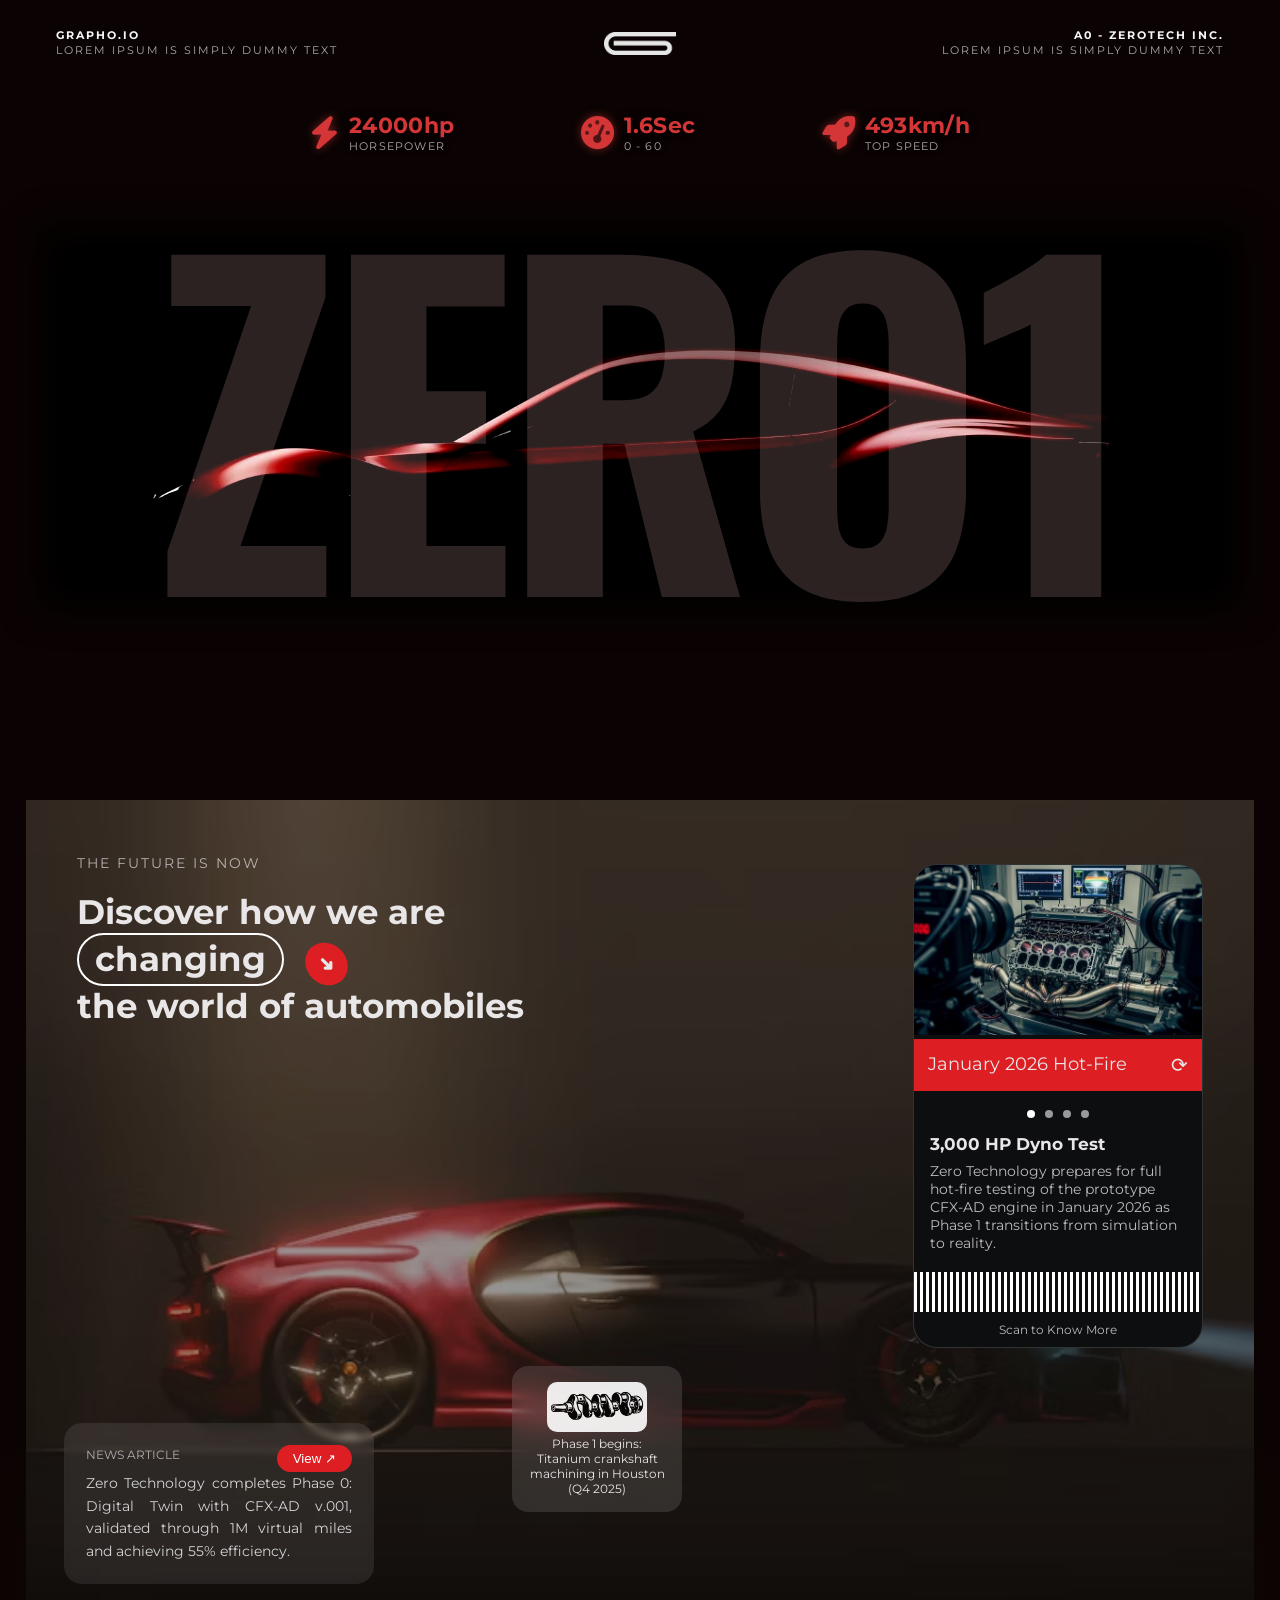
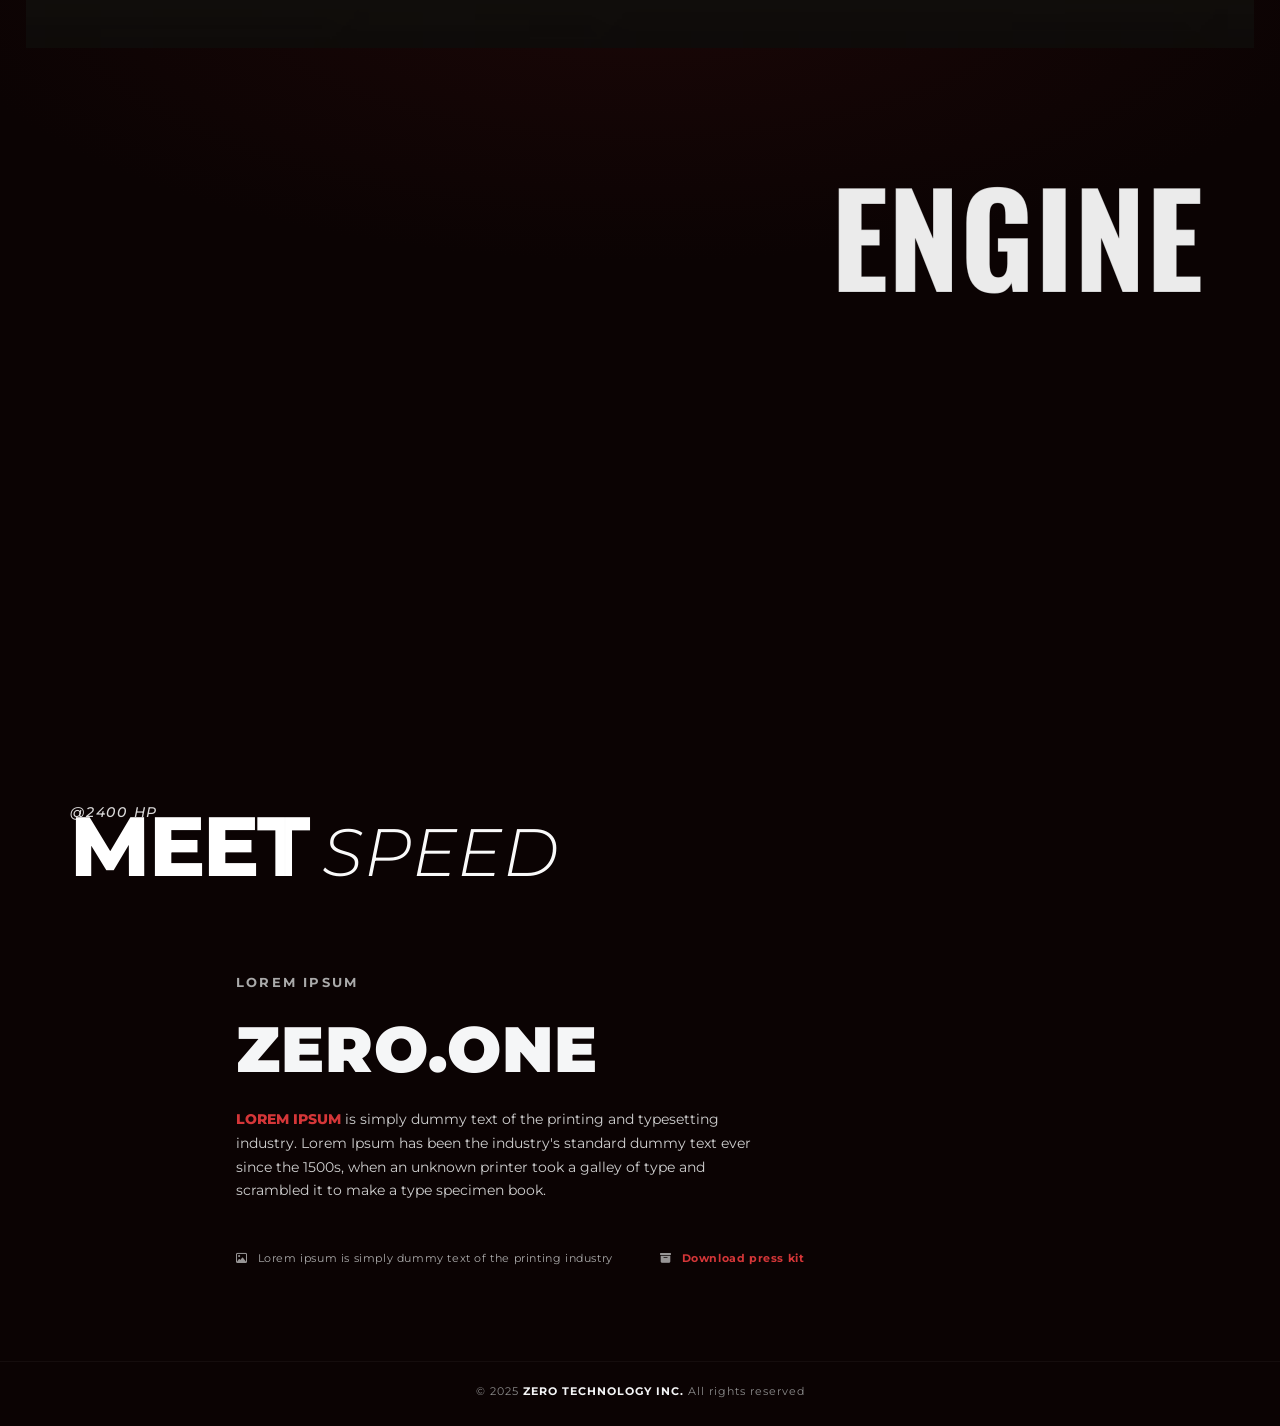
<file: zerotechinc.com/index copy.html>
<!DOCTYPE html>
<html lang="en">

<head>
    <meta charset="UTF-8">
    <meta http-equiv="X-UA-Compatible" content="IE=edge">
    <meta name="viewport" content="width=device-width, initial-scale=1.0">

    <title>Zero Technology Inc.</title>
    <meta name="title" content="Zero Technology Inc. - ZERO.ONE">
    <meta name="description" content="The future of hypercars: ZERO.ONE.">

    <link
        href="https://fonts.googleapis.com/css2?family=Montserrat:wght@100;400;700;900&family=Oswald:wght@700;900&display=swap"
        rel="stylesheet">
    <link rel="stylesheet" href="https://cdnjs.cloudflare.com/ajax/libs/font-awesome/6.5.0/css/all.min.css">

    <style>
        :root {
            --primary-red: #d43638;
            --text-strong: #f5f6f7;
            --text-light: #e8e6e7;
            --text-muted: #999999;
            --bg-dark: #0b0303;
            --bg-deep: #000000;
            --font-main: 'Montserrat', sans-serif;
            --font-hero: 'Oswald', sans-serif;
        }

        * {
            margin: 0;
            padding: 0;
            box-sizing: border-box;
        }

        body {
            font-family: var(--font-main);
            color: var(--text-light);
            /* Updated background gradient with darker bottom to blend with Spline */
            background: radial-gradient(1200px 480px at 50% 52%, rgba(212, 54, 56, 0.08), rgba(11, 3, 3, 0.95) 60%) no-repeat, var(--bg-dark);
            min-height: 100vh;
            overflow-x: hidden;
        }

        /* Header */
        .header-section {
            position: fixed;
            top: 0;
            left: 0;
            right: 0;
            display: flex;
            justify-content: space-between;
            align-items: center;
            padding: 28px 56px;
            text-transform: uppercase;
            letter-spacing: 2px;
            font-size: 11px;
            z-index: 100;
        }

        .header-left {
            color: #AAA;
            line-height: 1.4;
        }

        .header-left b {
            color: var(--text-strong);
            font-weight: 700;
        }

        .header-center-logo img {
            width: 72px;
            height: auto;
            display: block;
            opacity: .9;
        }

        .header-right {
            color: #AAA;
            text-align: right;
            line-height: 1.4;
        }

        .header-right b {
            color: var(--text-strong);
            font-weight: 700;
        }

        /* Hero */
        .home-section {
            position: relative;
            min-height: 86vh;
            display: flex;
            justify-content: center;
            align-items: center;
            padding-top: 120px;
        }


        /* subtle red glow behind the car to increase separation/brightness perception */
        .home-section::before {
            content: "";
            position: absolute;
            left: 50%;
            top: 54%;
            transform: translate(-50%, -50%);
            width: 1200px;
            max-width: 95vw;
            height: 380px;
            background: black;
            filter: blur(18px);
            z-index: 1;
            pointer-events: none;
        }

        .hero-text-image-container {
            position: relative;
            width: 100%;
            max-width: 1200px;
            display: flex;
            justify-content: center;
            align-items: center;
            margin: 10%;
        }


        .hero-title {
            font-family: var(--font-hero);
            font-weight: 700;
            font-size: 33vw;
            line-height: 0.8;
            text-transform: uppercase;
            letter-spacing: -0.03em;
            color: rgba(227, 179, 179, 0.639);
            position: absolute;
            top: 36%;
            left: 50%;
            transform: translate(-50%, -50%);
            z-index: 3;
            pointer-events: none;
            opacity: 0.3;
        }

        .car-silhouette {
            width: 100%;
            display: flex;
            justify-content: center;
            position: relative;
            z-index: 2;
            margin-top: 24px;
        }

        .car-silhouette img {
            width: 100%;
            max-width: 1180px;
            height: auto;
            filter: saturate(1.18) contrast(1.25) brightness(1.08);
            /* Make dark areas fade into page background */
            mix-blend-mode: screen;
            opacity: .98;
            /* Soft feather to merge into background */
            -webkit-mask-image: linear-gradient(to bottom, rgba(0, 0, 0, 0) 0%, rgba(0, 0, 0, 1) 18%, rgba(0, 0, 0, 1) 82%, rgba(0, 0, 0, 0) 100%);
            mask-image: linear-gradient(to bottom, rgba(0, 0, 0, 0) 0%, rgba(0, 0, 0, 1) 18%, rgba(0, 0, 0, 1) 82%, rgba(0, 0, 0, 0) 100%);
            -webkit-mask-size: 100% 100%;
            mask-size: 100% 100%;
            -webkit-mask-repeat: no-repeat;
            mask-repeat: no-repeat;
            border-radius: 0;
        }

        .stats-bar {
            width: 100%;
            max-width: 660px;
            display: flex;
            justify-content: space-between;
            align-items: center;
            gap: 24px;
            position: absolute;
            top: 112px;
            left: 50%;
            transform: translateX(-50%);
            z-index: 6;
        }

        .stat-item {
            display: grid;
            grid-template-columns: auto 1fr;
            align-items: center;
            column-gap: 10px;
        }

        .stat-icon {
            color: var(--primary-red);
            font-size: 33px;
            filter: drop-shadow(0 0 4px rgba(212, 54, 56, 0.55));
        }

        .stat-text-top {
            font-size: 22px;
            color: var(--primary-red);
            font-weight: 700;
            letter-spacing: .3px;
            text-shadow: 0 0 8px rgba(0, 0, 0, .65);
        }

        .stat-text-bottom {
            font-size: 11px;
            color: #AAA;
            text-transform: uppercase;
            letter-spacing: 1.2px;
            text-shadow: 0 0 6px rgba(0, 0, 0, .55);
        }

        /* Lower content */
        .home-section-bottom {
            width: 100%;
            max-width: 920px;
            margin: 0 auto;
            padding: 0 56px 96px 56px;
            position: relative;
            z-index: 4;
            display: grid;
            row-gap: 20px;
        }

        .content-header {
            color: #AAA;
            font-size: 13px;
            letter-spacing: 2.2px;
            font-weight: 700;
        }

        .content-title {
            font-family: var(--font-main);
            font-size: clamp(44px, 8vw, 64px);
            font-weight: 900;
            color: var(--text-strong);
            letter-spacing: 1px;
        }

        .content-body {
            max-width: 520px;
            font-size: 14px;
            line-height: 1.7;
            color: #cfcfcf;
        }

        .content-body b {
            color: var(--primary-red);
            font-weight: 800;
        }

        .content-notes {
            margin-top: 28px;
            display: grid;
            grid-template-columns: 1fr 1fr;
            gap: 40px;
            font-size: 11px;
            color: #AAA;
            letter-spacing: .6px;
        }

        .note {
            display: flex;
            align-items: center;
            gap: 10px;
        }

        .note i {
            color: var(--text-strong);
            opacity: .6;
        }

        .download {
            color: var(--primary-red);
            font-weight: 700;
            cursor: pointer;
        }

        /* Footer */
        .newsletter-section {
            width: 100%;
            text-align: center;
            padding: 22px 0 28px 0;
            font-size: 11px;
            color: #8b8b8b;
            letter-spacing: 1px;
            border-top: 1px solid rgba(255, 255, 255, 0.04);
        }

        .newsletter-section b {
            color: var(--text-strong);
        }

        /* Spline section */
        .spline-section {
            position: relative;
            width: 100vw;
            height: 100vh;
            margin: 0;
            padding: 0;
            overflow: hidden;
            /* Optional: Add a transition for smooth replacement */
            transition: background-color 0.5s ease;
        }

        /* Style for the actual iframe when it is loaded */
        .spline-section iframe {
            width: 120vw;
            height: 100vh;
            border: none;
            display: block;
            overflow: hidden;
            /* Ensure the iframe uses hardware acceleration */
            transform: translateZ(0);
        }

        /* Style for the JavaScript placeholder */
        #spline-placeholder {
            width: 120vw;
            height: 100vh;
            /* Inherit the dark background */
            background-color: var(--bg-dark);
            display: flex;
            align-items: center;
            justify-content: center;
            color: var(--text-muted);
            font-size: 14px;
            border: none;
        }


        .side-logo {
            position: absolute;
            top: 50%;
            left: 2vw;
            width: 350px;
            z-index: 10;
            pointer-events: none;
            transform: rotate(-90deg);
        }

        .section2 {
            width: 100%;
            min-height: 100vh;
            position: relative;
            padding: 80px 6%;
        }

        .section2-background-img {
            position: absolute;
            margin: 2%;
            top: 0;
            bottom: 0;
            right: 0;
            left: 0;
            z-index: -1;
        }

        .section2-background-img img {
            width: 100%;
            height: 100%;
            object-fit: cover;
            filter: brightness(60%);
        }

        .text-area .top-line {
            font-size: 14px;
            opacity: 0.7;
            margin-bottom: 20px;
            letter-spacing: 2px;
        }

        .text-area h1 {
            font-size: 34px;
            font-weight: 700;
            line-height: 1.2;
        }

        .changing {
            padding: 4px 16px;
            border: 2px solid white;
            border-radius: 40px;
            display: inline-block;
            margin-right: 10px;
        }

        .arrow {
            background: #DD1F24;
            padding: 8px 14px;
            border-radius: 50%;
            font-size: 20px;
            display: inline-block;
            transform: rotate(45deg);
        }

        .news-card {
            position: absolute;
            text-align: justify;
            left: 5%;
            bottom: 10%;
            width: 310px;
            padding: 22px;
            background: rgba(255, 255, 255, 0.09);
            backdrop-filter: blur(3px);
            border-radius: 18px;
        }

        .news-top-row {
            display: flex;
            justify-content: space-between;
            align-items: center;
        }

        .news-badge {
            font-size: 12px;
            opacity: 0.7;
            margin-bottom: 8px;
        }

        .view-btn {
            background: #DD1F24;
            color: white;
            border: none;
            padding: 6px 16px;
            border-radius: 20px;
            cursor: pointer;
            margin: 0;
        }


        .news-text {
            font-size: 14px;
            line-height: 1.6;
            opacity: 0.9;
        }

        /* ------------------ TIRE POPUP ------------------ */
        .tire-card {
            position: absolute;
            left: 40%;
            bottom: 18%;
            width: 170px;
            text-align: center;
            background: rgba(255, 255, 255, 0.12);
            backdrop-filter: blur(14px);
            padding: 16px;
            border-radius: 16px;
            background-blend-mode: overlay;
        }

        .tire-card img {
            width: 100px;
            height: 50px;
            border-radius: 10px;
            mix-blend-mode: multiply;
            opacity: 0.9;
        }

        .tire-card p {
            font-size: 12px;
            margin: 0;
        }

        .mobile-card {
            position: absolute;
            right: 6%;
            top: 10%;
            width: 290px;
            background: #0D0E10;
            border-radius: 24px;
            overflow: hidden;
            border: 1px solid rgba(255, 255, 255, 0.15);
        }

        .mobile-img {
            width: 100%;
            height: 170px;
            object-fit: cover;
        }

        .mobile-title {
            display: flex;
            justify-content: space-between;
            padding: 14px;
            background: #DD1F24;
            font-size: 18px;
        }

        .small-arrow {
            font-size: 20px;
        }

        .dots {
            text-align: center;
            margin: 12px 0;
        }

        .dot {
            width: 8px;
            height: 8px;
            background: #999;
            border-radius: 50%;
            display: inline-block;
            margin: 0 3px;
        }

        .dot.active {
            background: white;
        }

        .deep-title {
            font-size: 17px;
            padding: 0 16px;
            margin-top: 6px;
        }

        .deep-text {
            font-size: 14px;
            opacity: 0.8;
            padding: 0 16px;
            margin: 8px 0 20px;
        }

        .barcode {
            width: 100%;
            height: 40px;
            background: repeating-linear-gradient(90deg,
                    #fff 0px,
                    #fff 3px,
                    transparent 3px,
                    transparent 6px);
        }

        .know-more {
            text-align: center;
            padding: 10px;
            font-size: 12px;
            opacity: 0.8;
        }

        .section-engine {
            width: 100%;
            height: 100vh;
            overflow: hidden;

            display: flex;
            justify-content: center;
            align-items: center;
        }

        .video-wrapper {
            width: 90%;
            height: 90%;
        }

        .engine-power-video {
            width: 100%;
            height: 100%;
            object-fit: cover;
            border-radius: 0;
        }

        .section-engine {
            position: relative;
            width: 100%;
            height: 100vh;
            overflow: hidden;
            display: flex;
            justify-content: center;
            align-items: center;
            padding: 5vh 5vw;
            /* creates 5%-ish margin from edges */
            box-sizing: border-box;
        }

        /* Overlay sits above the video */
        .overlay {
            position: absolute;
            inset: 0;
            /* fill the section */
            pointer-events: none;
            /* allow clicks to pass through to video if needed */
        }

        /* Big ENGINE text (right side) */
        .overlay-engine {
            position: absolute;
            right: 6%;
            top: 12%;
            margin: 0;
            padding: 0;
            font-family: "Oswald", "Helvetica Neue", Arial, sans-serif;
            font-weight: 700;
            line-height: 0.85;
            font-size: 10vw;
            color: rgba(255, 255, 255, 0.92);
            -webkit-font-smoothing: antialiased;
            text-transform: uppercase;
            display: block;
            transform: translateY(-2%);
            -webkit-text-stroke: 1px rgba(0, 0, 0, 0.18);
            text-shadow: 0 1px 0 rgba(0, 0, 0, 0.12);
            white-space: nowrap;
        }

        .overlay-meet {
            position: absolute;
            left: 5.5%;
            bottom: 10%;
            display: flex;
            align-items: baseline;
            gap: 0.6rem;
            pointer-events: none;
        }

        .meet {
            font-family: "Montserrat", "Helvetica Neue", Arial, sans-serif;
            font-weight: 800;
            font-style: normal;
            text-transform: uppercase;
            font-size: 6.6vw;
            color: #ffffff;
            letter-spacing: -0.02em;
            display: inline-block;
            line-height: 0.9;
            padding-right: 0.25rem;
            -webkit-font-smoothing: antialiased;
        }


        .speed {
            font-family: "Montserrat", "Helvetica Neue", Arial, sans-serif;
            font-weight: 300;
            font-style: italic;
            font-size: 5.2vw;
            color: #ffffff;
            opacity: 0.98;
            letter-spacing: 0.01em;
            display: inline-block;
            line-height: 0.9;
        }

        .vertical-guides {
            position: absolute;
            inset: 0;
            background-image:
                linear-gradient(to right, rgba(255, 255, 255, 0.03) 0, rgba(255, 255, 255, 0.03) 1px, transparent 1px),
                linear-gradient(to right, rgba(0, 0, 0, 0.02) 0, rgba(0, 0, 0, 0.02) 1px, transparent 1px);
            background-size: 33.333% 100%, 33.333% 100%;
            background-position: 0 0, 33.333% 0;
            pointer-events: none;
            mix-blend-mode: multiply;
            opacity: 0.65;
        }

        .overlay-power {
            position: absolute;
            left: 5.5%;
            bottom: calc(7% + 7vw);
            pointer-events: none;
            font-style: italic;
            font-weight: 600;
        }

        .power {
            font-family: "Montserrat", "Helvetica Neue", Arial, sans-serif;
            font-weight: 500;
            font-size: 1.1vw;
            letter-spacing: 0.12em;
            color: #ffffff;
            opacity: 0.85;
            text-transform: uppercase;
            -webkit-font-smoothing: antialiased;
        }

        @media (max-width: 1200px) {
            .overlay-engine {
                font-size: 26vw;
                right: 4%;
                top: 8%;
                -webkit-text-stroke: 0.8px;
            }

            .meet {
                font-size: 9.6vw;
            }

            .speed {
                font-size: 7.4vw;
            }
        }

        @media (max-width: 700px) {
            .overlay-engine {
                font-size: 32vw;
                right: 2%;
                top: 6%;
            }

            .meet {
                font-size: 12.6vw;
            }

            .speed {
                font-size: 10.2vw;
                display: block;
                margin-top: -0.15em;
            }

            .overlay-meet {
                flex-direction: column;
                align-items: flex-start;
                gap: 0.15rem;
            }
        }

        @media (max-width: 900px) {
            .section2 {
                padding: 40px 4%;
            }

            .mobile-card {
                position: static;
                margin: 40px auto;
            }

            .news-card,
            .tire-card {
                display: none;
            }

            .text-area h1 {
                font-size: 38px;
            }
        }

        @media (max-width: 900px) {
            .stats-bar {
                position: absolute;
                top: 96px;
                left: 50%;
                transform: translateX(-50%);
                gap: 20px;
                padding: 0 16px;
                justify-content: center;
            }

            .header-section {
                padding: 20px 24px;
            }

            .home-section {
                padding-top: 100px;
            }

            .home-section-bottom {
                padding: 0 24px 72px 24px;
            }

            .content-notes {
                grid-template-columns: 1fr;
            }
        }
    </style>


</head>

<body>

    <header class="header-section" id="header">
        <div class="header-left">
            <b>GRAPHO.io</b><br>
            <span>lorem ipsum is simply dummy text</span>
        </div>
        <div class="header-center-logo">
            <img src="assets/icons/zerotechinc-logo-white.png" alt="ZeroTech Inc.">
        </div>
        <div class="header-right">
            <b>A0 - Zerotech Inc.</b><br>
            <span>lorem ipsum is simply dummy text</span>
        </div>
    </header>


    <section class="home-section" id="home">
        <div class="hero-text-image-container">
            <h1 class="hero-title">ZERO1</h1>

            <div class="car-silhouette">
                <img src="assets/images/home-bg.jpg" alt="ZERO.ONE">
            </div>
        </div>
        <div class="stats-bar">
            <div class="stat-item">
                <i class="stat-icon fas fa-bolt"></i>
                <div>
                    <div class="stat-text-top">24000hp</div>
                    <div class="stat-text-bottom">HORSEPOWER</div>
                </div>
            </div>
            <div class="stat-item">
                <i class="stat-icon fas fa-gauge-high"></i>
                <div>
                    <div class="stat-text-top">1.6Sec</div>
                    <div class="stat-text-bottom">0 - 60</div>
                </div>
            </div>
            <div class="stat-item">
                <i class="stat-icon fas fa-rocket"></i>
                <div>
                    <div class="stat-text-top">493km/h</div>
                    <div class="stat-text-bottom">TOP SPEED</div>
                </div>
            </div>
        </div>


    </section>


    <section class="section2">
        <div class="section2-background-img">
            <img src="assets/images/Section2-background.avif" alt="background">
        </div>

        <div class="text-area">
            <p class="top-line">THE FUTURE IS NOW</p>
            <h1>
                Discover how we are <br>
                <span class="changing">changing</span>
                <span class="arrow">➜</span><br>
                the world of automobiles
            </h1>
        </div>

        <!-- News Card -->
        <div class="news-card">
            <div class="news-top-row">
                <span class="news-badge">NEWS ARTICLE</span>
                <button class="view-btn">View ↗</button>
            </div>


            <p class="news-text">
                Zero Technology completes Phase 0: Digital Twin with CFX-AD v.001,
                validated through 1M virtual miles and achieving 55% efficiency.
            </p>
        </div>

        <!-- Tire Popup -->
        <div class="tire-card">
            <img src="assets/images/crankshaft.jpg" alt="crankshaft">
            <p>Phase 1 begins: Titanium crankshaft machining in Houston (Q4 2025)</p>
        </div>

        <!-- Right Mobile Card -->
        <div class="mobile-card">
            <img src="assets/images/engine-dyno-testing.jpg" class="mobile-img">

            <div class="mobile-title">
                <span>January 2026 Hot-Fire</span>
                <span class="small-arrow">⟳</span>
            </div>

            <div class="dots">
                <span class="dot active"></span>
                <span class="dot"></span>
                <span class="dot"></span>
                <span class="dot"></span>
            </div>

            <h3 class="deep-title">3,000 HP Dyno Test</h3>
            <p class="deep-text">
                Zero Technology prepares for full hot-fire testing of the prototype
                CFX-AD engine in January 2026 as Phase 1 transitions from simulation to reality.
            </p>

            <div class="barcode"></div>
            <p class="know-more">Scan to Know More</p>
        </div>


    </section>

    <section class="section-engine">
        <div class="video-wrapper">
            <video id="engineVideo" src="assets/video/13190356_3840_2160_24fps.mp4" class="engine-power-video" muted
                playsinline loop>
            </video>
        </div>
        <div class="overlay">
            <h1 class="overlay-engine">ENGINE</h1>
            <div class="overlay-power">
                <span class="power">@2400 HP</span>
            </div>

            <div class="overlay-meet">
                <span class="meet">MEET</span>
                <span class="speed">SPEED</span>
            </div>

            <div class="vertical-guides" aria-hidden="true"></div>
        </div>
    </section>



    <section class="home-section-bottom">
        <div class="content-header">LOREM IPSUM</div>
        <div class="content-title">ZERO.ONE</div>
        <p class="content-body">
            <b>LOREM IPSUM</b> is simply dummy text of the printing and typesetting industry. Lorem Ipsum has been the
            industry's standard dummy text ever since the 1500s, when an unknown printer took a galley of type and
            scrambled it to make a type specimen book.
        </p>

        <div class="content-notes">
            <div class="note">
                <i class="fa-regular fa-image"></i>
                <span>Lorem ipsum is simply dummy text of the printing industry</span>
            </div>
            <div class="note download">
                <i class="fa-solid fa-box-archive"></i>
                <span>Download press kit</span>
            </div>
        </div>
    </section>


    <section class="newsletter-section">
        &copy; 2025 <b>ZERO TECHNOLOGY INC.</b> All rights reserved
    </section>


    <script>
        document.addEventListener('DOMContentLoaded', function () {
            const placeholder = document.getElementById('spline-placeholder');
            let iframeAdded = false;
            let scrollTimeout;

            function loadSpline() {
                if (iframeAdded) return;

                const splineUrl = placeholder.getAttribute('data-src');
                const iframe = document.createElement('iframe');

                iframe.src = splineUrl;
                iframe.frameBorder = "0";
                iframe.style.width = "120vw";
                iframe.style.height = "100vh";
                iframe.style.border = "none";
                iframe.style.display = "block";
                iframe.style.overflow = "hidden";
                iframe.style.transform = "translateZ(0)";

                placeholder.parentNode.replaceChild(iframe, placeholder);
                iframeAdded = true;
            }

            window.addEventListener('scroll', () => {
                clearTimeout(scrollTimeout);

                const rect = placeholder.getBoundingClientRect();
                const visible = rect.top < window.innerHeight && rect.bottom > 0;

                if (visible) {
                    scrollTimeout = setTimeout(loadSpline, 400);
                }
            });
        });

        const video = document.getElementById("engineVideo");

        const observer = new IntersectionObserver((entries) => {
            entries.forEach(entry => {
                if (entry.isIntersecting) {
                    video.play();
                } else {
                    video.pause();
                }
            });
        }, {
            threshold: 0.3
        });

        observer.observe(document.querySelector(".section-engine"));


    </script>

</body>

</html>
</file>
